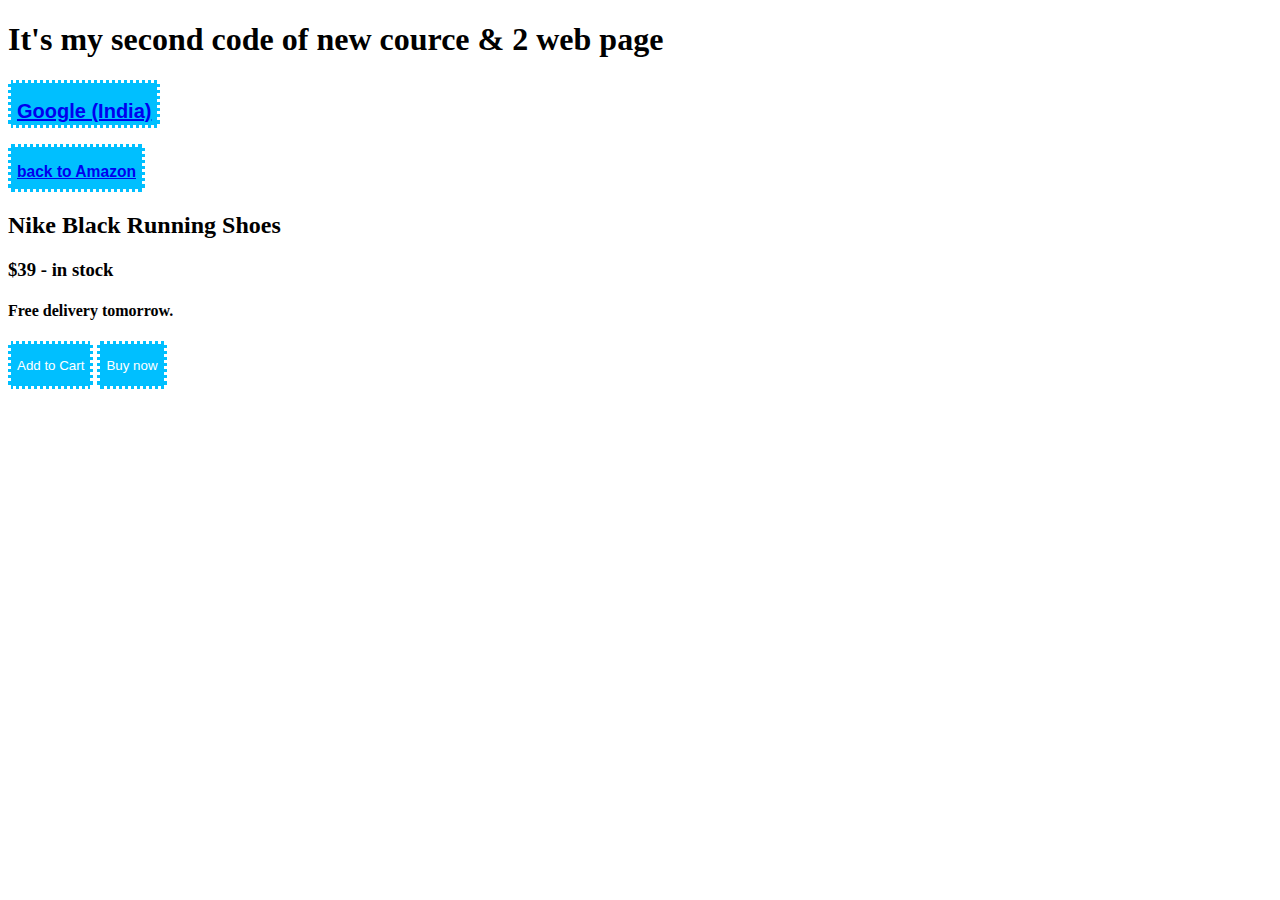
<file: web dev/HTML & CSS /Tutorial/index.html>
<!DOCTYPE html>
 <title>JATIN's 2 Web Page</title>

 <style>
  button
  {
 background-color: deepskyblue;
 color : white;
 height: 48px;
 border: white;
 border-style:dotted;
  }
  </style>
  
 <p>
  <h1>
  It's my second code of new cource & 2 web page
  </h1>
</p>

 <button> 
  <a 
  href = "https://www.google.co.in" target = "_blank">
  <h2>
    Google (India)
  </h2>
 </a>
 </button>

 <p>
<button>
  <a 
  href ="https://www.amazon.in/" target = "_blank"> <h3>back to Amazon</h3>
  </a>
</button>
</p>

<p>
  <h2>
    Nike Black Running Shoes
  </h2>
</p>
<p>
  <h3>
    $39 - in stock
  </h3>
</p>
<p>
  <h4>
    Free delivery tomorrow.
  </h4>
</p>
<button> Add to Cart</button> <button> Buy now</button>
</file>
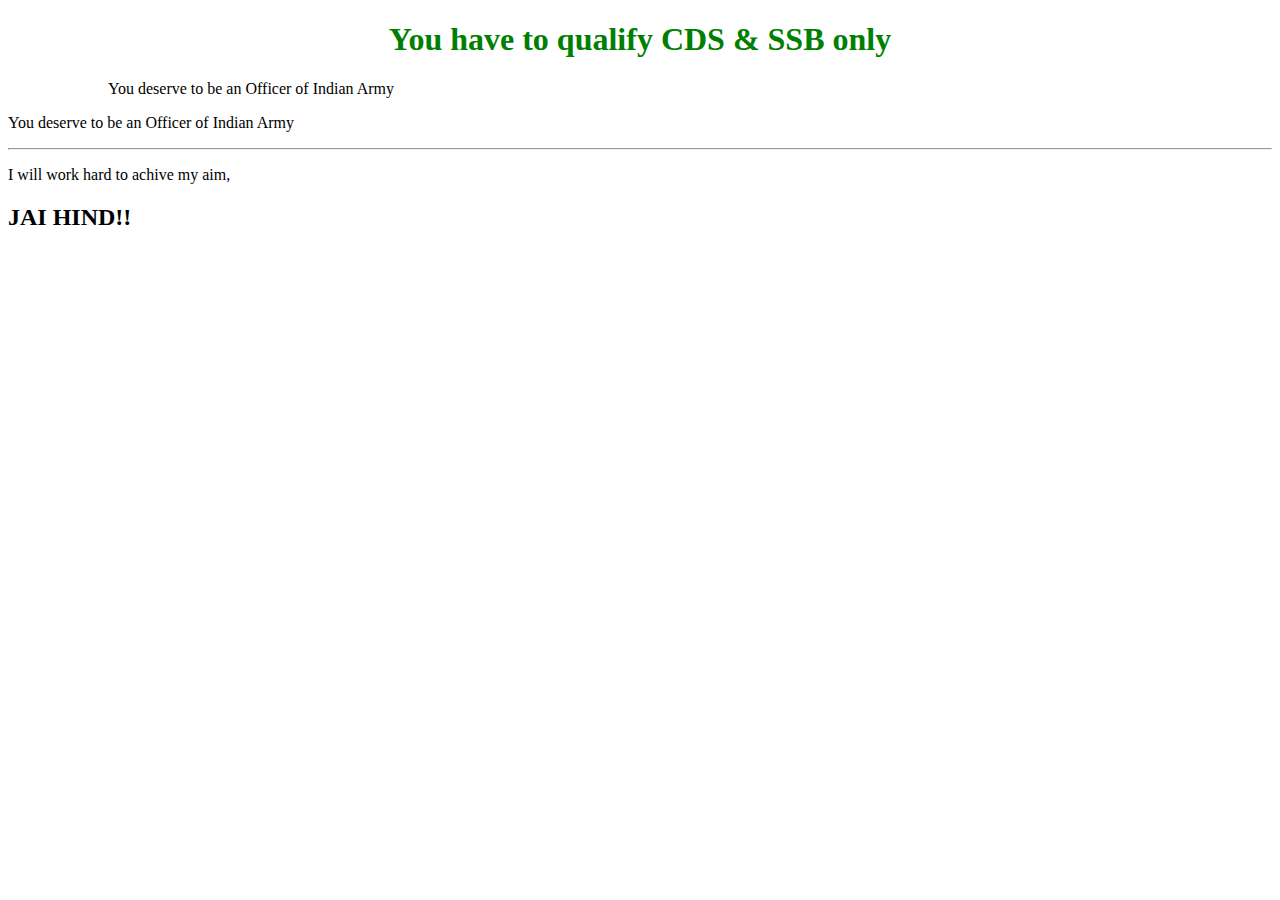
<file: web dev/HTML, CSS & JAVASCRIPT Courcera cource/colourful.html>
<!doctype html>
<html>
    <head>
        <title>You have to qualify CDS & SSB only (After)</title>
    </head>
    <body>
        <h1 style="color: green; front-size: 60px; text-align: center;"> You have to qualify CDS & SSB only</h1>
        <p style="margin: 0 100px 0 100px; front-size: 1.5em;"> You deserve to be an Officer of Indian Army</p>
        <p>You deserve to be an Officer of Indian Army</p>
        <footer>
            <hr>
            <p style="text-aling: centre;"
                onclick="To kar na!!;">
                I will work hard to achive my aim,<h2>JAI HIND!!</h2>
            </p>
        </footer>
    </body>
</html>
</file>
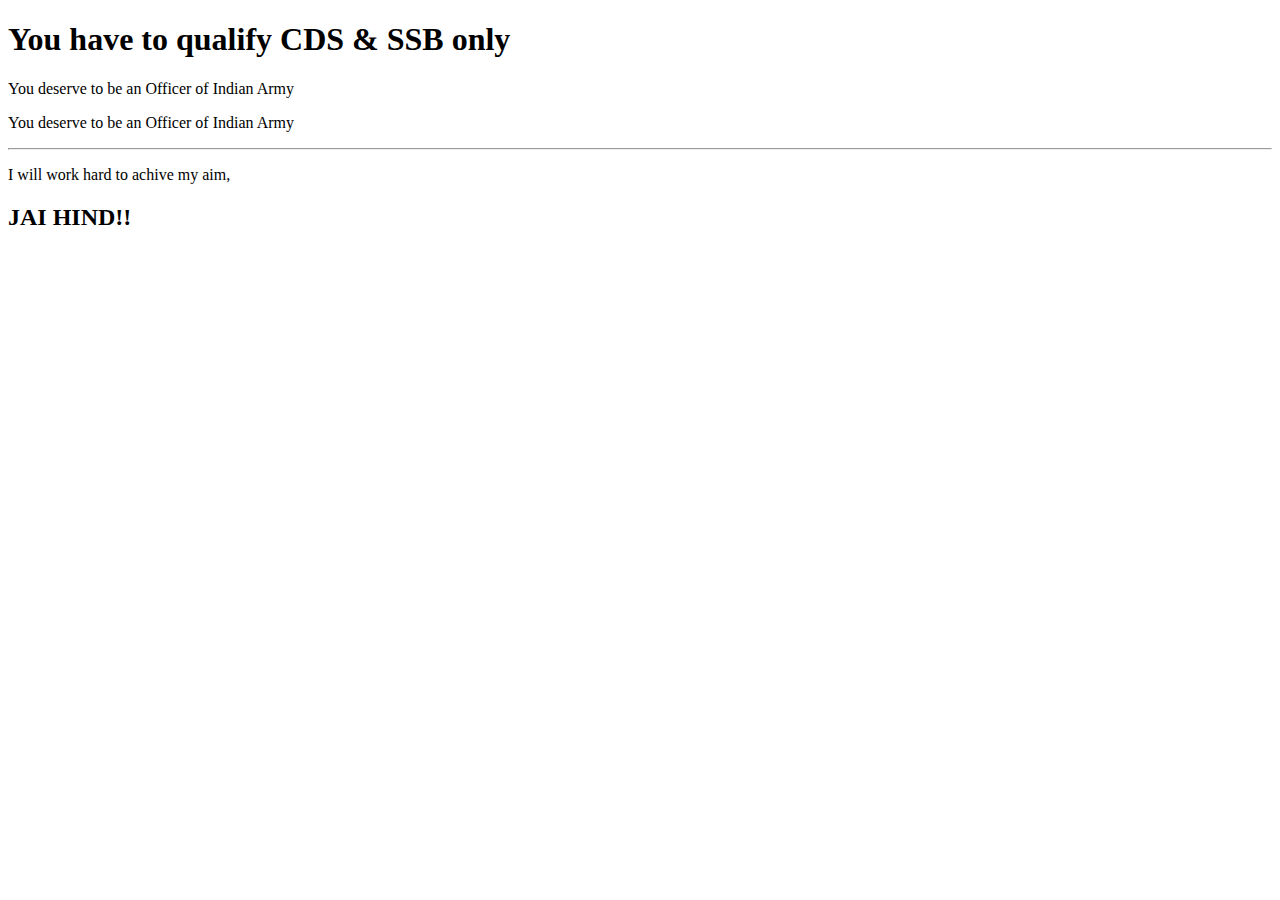
<file: web dev/HTML, CSS & JAVASCRIPT Courcera cource/simple.html>
<!doctype html>
<html>
    <head>
        <title>You have to qualify CDS & SSB only (Before)</title>
    </head>
    <body>
        <h1>You have to qualify CDS & SSB only</h1>
        <p>You deserve to be an Officer of Indian Army</p>
        <p>You deserve to be an Officer of Indian Army</p>
        <footer>
            <hr>
            <p>I will work hard to achive my aim,<h2>JAI HIND!!</h2> </p>
        </footer>
    </body>
</html>
</file>
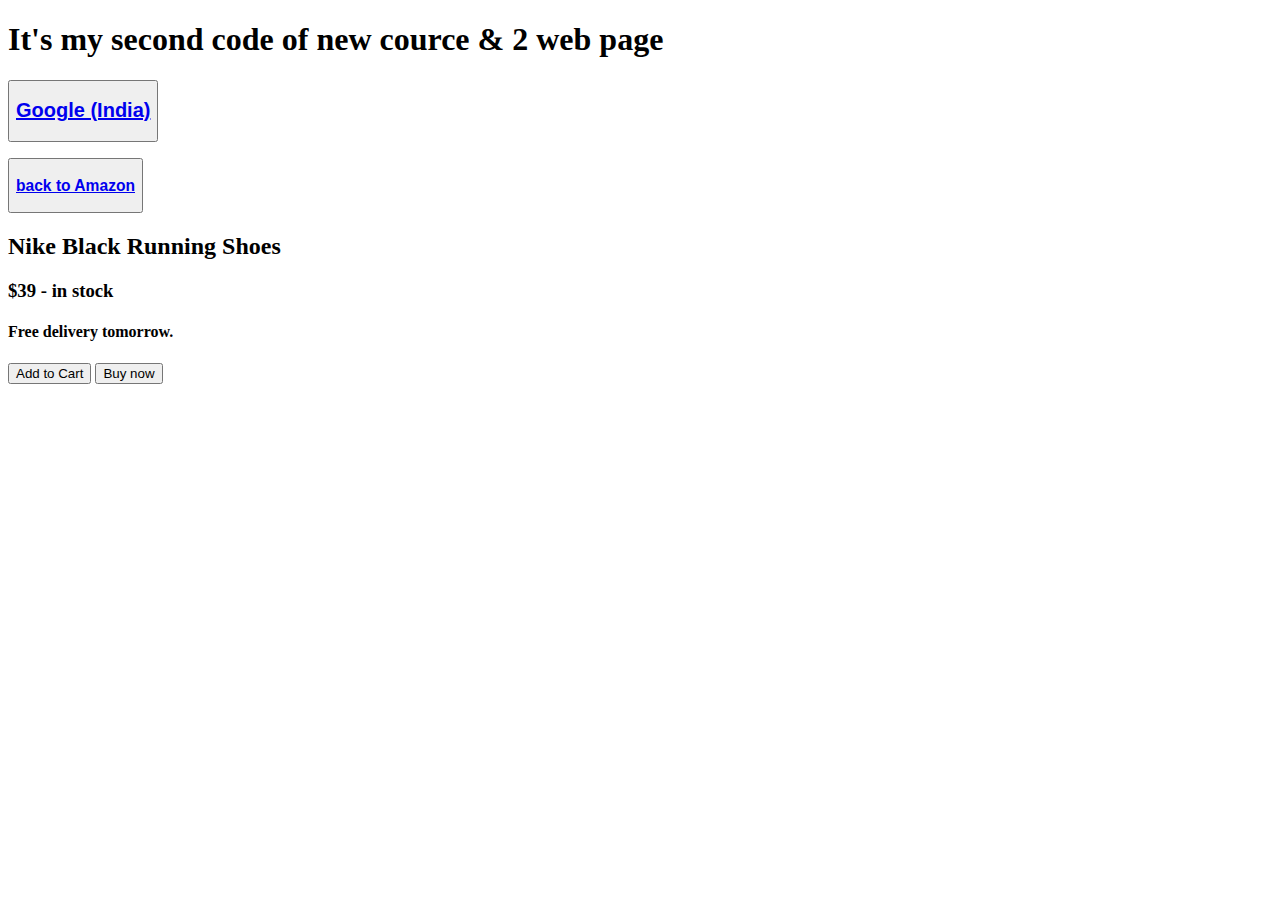
<file: web dev/HTML & CSS /Tutorial/1.html>
<!DOCTYPE html>
 <title>JATIN's 2 Web Page</title>
 
 <p>
  <h1>
  It's my second code of new cource & 2 web page
  </h1>
</p>

 <button> 
  <a 
  href = "https://www.google.co.in" target = "_blank">
  <h2>
    Google (India)
  </h2>
 </a>
 </button>

 <p>
<button>
  <a 
  href ="https://www.amazon.in/" target = "_blank"> <h3>back to Amazon</h3>
  </a>
</button>
</p>

<p>
  <h2>
    Nike Black Running Shoes
  </h2>
</p>
<p>
  <h3>
    $39 - in stock
  </h3>
</p>
<p>
  <h4>
    Free delivery tomorrow.
  </h4>
</p>
<button> Add to Cart</button> <button> Buy now</button>
</file>
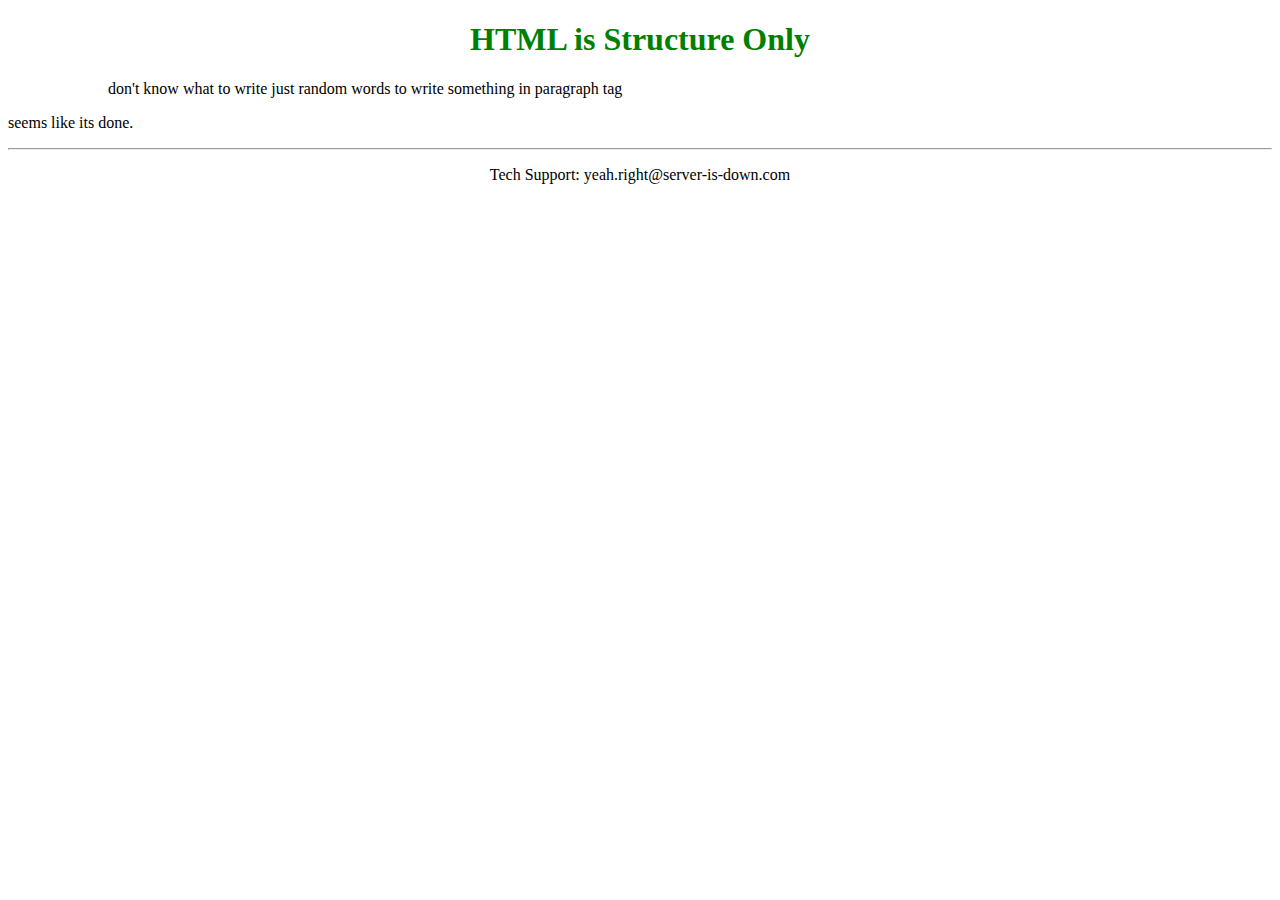
<file: web dev/HTML, CSS & JAVASCRIPT Courcera cource/examples/Lecture01/structure-only-after.html>
<!--Show the use of HTML, CSS & JavaScript in a single page
HTML: for bacic text
CSS: to style heading and alingment.
JavaScript: to show the pop messange on pressing tech support email.-->
<!doctype html><!-- -->
<html><!-- -->
  <head><!-- -->
    <title>HTML is Structure Only (Before)</title><!-- -->
  </head>
  <body><!-- -->
    <h1 style="color: green; front-size: 60px; text-align: center;"> HTML is Structure Only</h1><!-- -->
    <p style="margin: 0 100px 0 100px; front-size: 1.5em;">don't know what to write just random words to write something in paragraph tag</p>
    <p>seems like its done. </p><!-- -->
    <footer><!-- -->
      <hr><!-- -->
      <p style="text-align: center;"
      onclick="alert('Emailing us is useless lol!!');">Tech Support: yeah.right@server-is-down.com</p>
    </footer>
  </body>
</html>
</file>
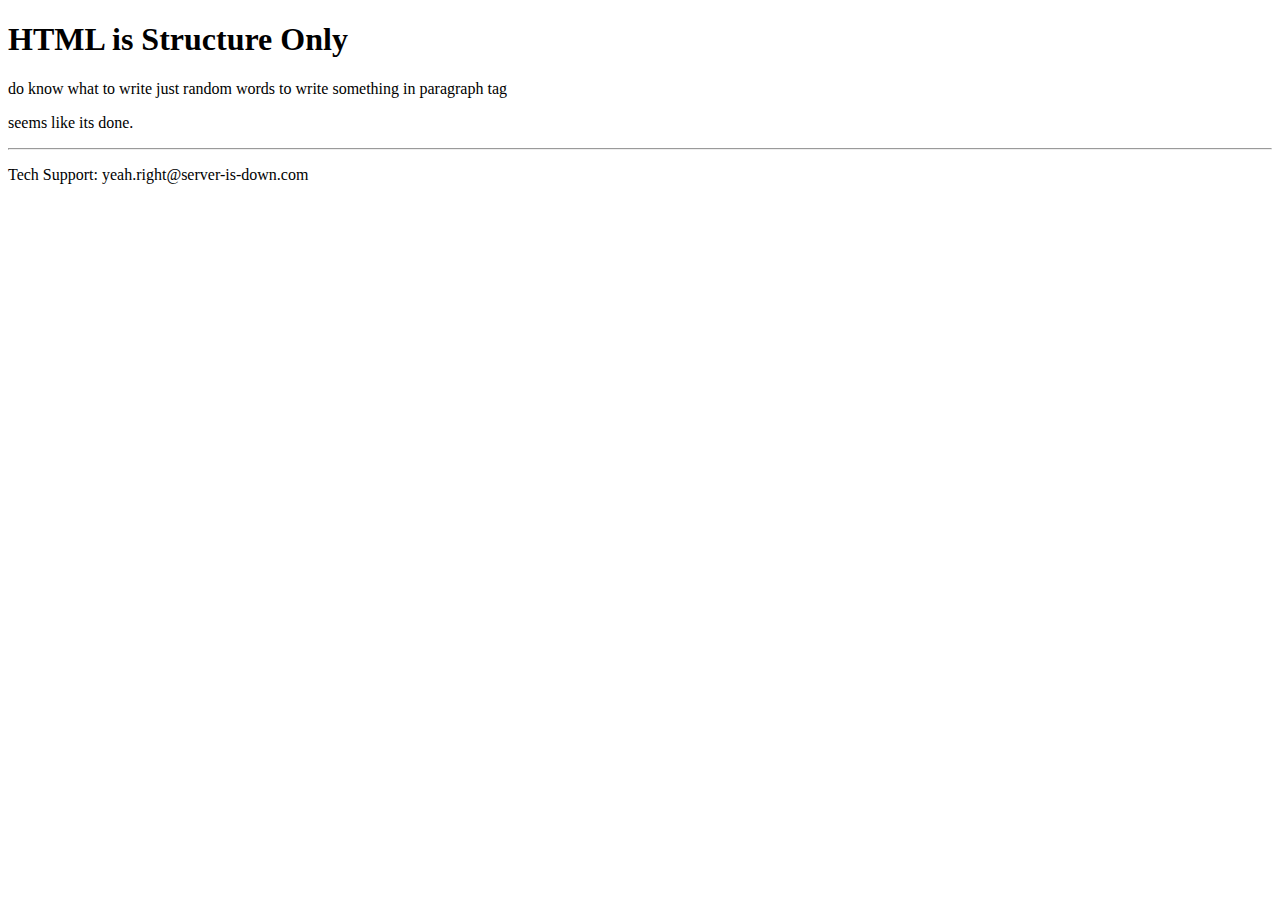
<file: web dev/HTML, CSS & JAVASCRIPT Courcera cource/examples/Lecture01/structure-only-before.html>
<!--just a simple html text without CSS & JavaScript-->
<!doctype html><!-- -->
<html><!-- -->
  <head><!-- -->
    <title>HTML is Structure Only (Before)</title><!-- -->
  </head>
  <body><!-- -->
    <h1>HTML is Structure Only</h1><!-- -->
    <p>do know what to write just random words to write something in paragraph tag</p>
    <p>seems like its done. </p><!-- -->
    <footer><!-- -->
      <hr><!-- -->
      <p>Tech Support: yeah.right@server-is-down.com</p>
    </footer>
  </body>
</html>
</file>
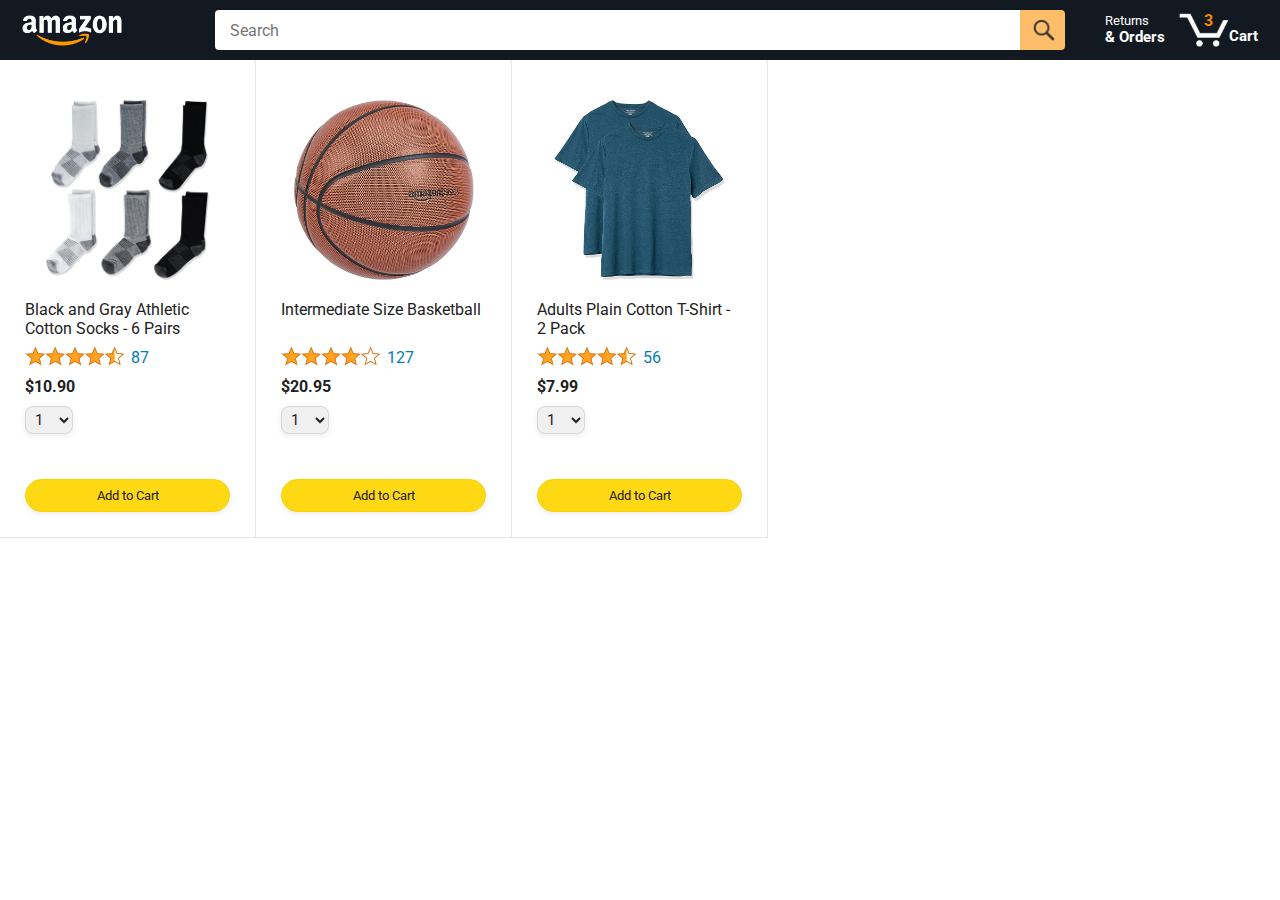
<file: web dev/JavaScript/javascript by simon.dev/javascript-amazon-project-main/amazon.html>
<!DOCTYPE html>
<html>
  <head>
    <title>Amazon Project</title>

    <!-- This code is needed for responsive design to work.
      (Responsive design = make the website look good on
      smaller screen sizes like a phone or a tablet). -->
    <meta name="viewport" content="width=device-width, initial-scale=1">

    <!-- Load a font called Roboto from Google Fonts. -->
    <link rel="preconnect" href="https://fonts.googleapis.com">
    <link rel="preconnect" href="https://fonts.gstatic.com" crossorigin>
    <link href="https://fonts.googleapis.com/css2?family=Roboto:wght@400;500;700&display=swap" rel="stylesheet">

    <!-- Here are the CSS files for this page. -->
    <link rel="stylesheet" href="styles/shared/general.css">
    <link rel="stylesheet" href="styles/shared/amazon-header.css">
    <link rel="stylesheet" href="styles/pages/amazon.css">
  </head>
  <body>
    <div class="amazon-header">
      <div class="amazon-header-left-section">
        <a href="amazon.html" class="header-link">
          <img class="amazon-logo"
            src="images/amazon-logo-white.png">
          <img class="amazon-mobile-logo"
            src="images/amazon-mobile-logo-white.png">
        </a>
      </div>

      <div class="amazon-header-middle-section">
        <input class="search-bar" type="text" placeholder="Search">

        <button class="search-button">
          <img class="search-icon" src="images/icons/search-icon.png">
        </button>
      </div>

      <div class="amazon-header-right-section">
        <a class="orders-link header-link" href="orders.html">
          <span class="returns-text">Returns</span>
          <span class="orders-text">& Orders</span>
        </a>

        <a class="cart-link header-link" href="checkout.html">
          <img class="cart-icon" src="images/icons/cart-icon.png">
          <div class="cart-quantity">3</div>
          <div class="cart-text">Cart</div>
        </a>
      </div>
    </div>
    
    <div class="main">
      <div class="products-grid">
        <div class="product-container">
          <div class="product-image-container">
            <img class="product-image"
              src="images/products/athletic-cotton-socks-6-pairs.jpg">
          </div>

          <div class="product-name limit-text-to-2-lines">
            Black and Gray Athletic Cotton Socks - 6 Pairs
          </div>

          <div class="product-rating-container">
            <img class="product-rating-stars"
              src="images/ratings/rating-45.png">
            <div class="product-rating-count link-primary">
              87
            </div>
          </div>

          <div class="product-price">
            $10.90
          </div>

          <div class="product-quantity-container">
            <select>
              <option selected value="1">1</option>
              <option value="2">2</option>
              <option value="3">3</option>
              <option value="4">4</option>
              <option value="5">5</option>
              <option value="6">6</option>
              <option value="7">7</option>
              <option value="8">8</option>
              <option value="9">9</option>
              <option value="10">10</option>
            </select>
          </div>

          <div class="product-spacer"></div>

          <div class="added-to-cart">
            <img src="images/icons/checkmark.png">
            Added
          </div>

          <button class="add-to-cart-button button-primary">
            Add to Cart
          </button>
        </div>

        <div class="product-container">
          <div class="product-image-container">
            <img class="product-image"
              src="images/products/intermediate-composite-basketball.jpg">
          </div>

          <div class="product-name limit-text-to-2-lines">
            Intermediate Size Basketball
          </div>

          <div class="product-rating-container">
            <img class="product-rating-stars"
              src="images/ratings/rating-40.png">
            <div class="product-rating-count link-primary">
              127
            </div>
          </div>

          <div class="product-price">
            $20.95
          </div>

          <div class="product-quantity-container">
            <select>
              <option selected value="1">1</option>
              <option value="2">2</option>
              <option value="3">3</option>
              <option value="4">4</option>
              <option value="5">5</option>
              <option value="6">6</option>
              <option value="7">7</option>
              <option value="8">8</option>
              <option value="9">9</option>
              <option value="10">10</option>
            </select>
          </div>

          <div class="product-spacer"></div>

          <div class="added-to-cart">
            <img src="images/icons/checkmark.png">
            Added
          </div>

          <button class="add-to-cart-button button-primary">
            Add to Cart
          </button>
        </div>

        <div class="product-container">
          <div class="product-image-container">
            <img class="product-image"
              src="images/products/adults-plain-cotton-tshirt-2-pack-teal.jpg">
          </div>

          <div class="product-name limit-text-to-2-lines">
            Adults Plain Cotton T-Shirt - 2 Pack
          </div>

          <div class="product-rating-container">
            <img class="product-rating-stars"
              src="images/ratings/rating-45.png">
            <div class="product-rating-count link-primary">
              56
            </div>
          </div>

          <div class="product-price">
            $7.99
          </div>

          <div class="product-quantity-container">
            <select>
              <option selected value="1">1</option>
              <option value="2">2</option>
              <option value="3">3</option>
              <option value="4">4</option>
              <option value="5">5</option>
              <option value="6">6</option>
              <option value="7">7</option>
              <option value="8">8</option>
              <option value="9">9</option>
              <option value="10">10</option>
            </select>
          </div>

          <div class="product-spacer"></div>

          <div class="added-to-cart">
            <img src="images/icons/checkmark.png">
            Added
          </div>

          <button class="add-to-cart-button button-primary">
            Add to Cart
          </button>
        </div>
      </div>
    </div>
  </body>
</html>
</file>
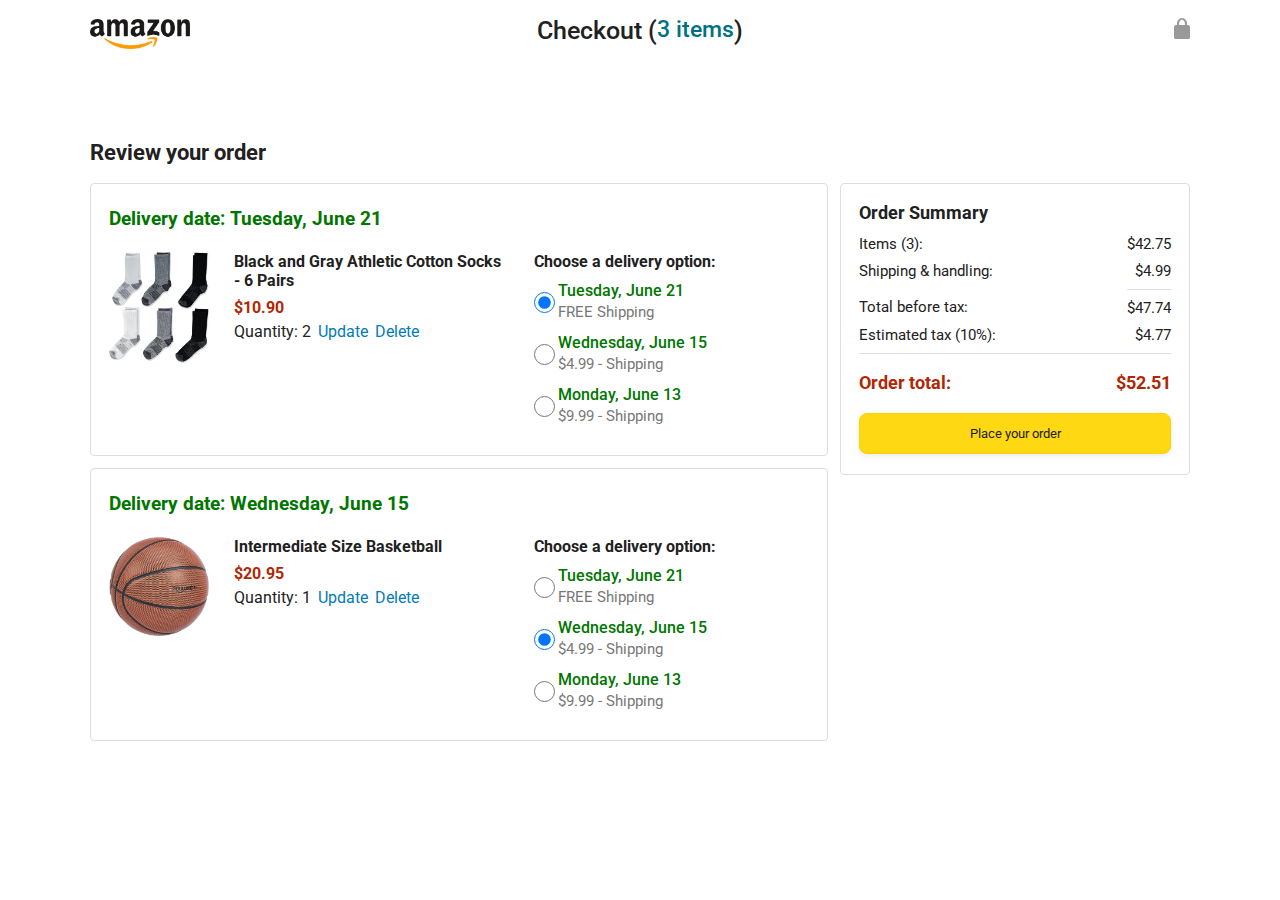
<file: web dev/JavaScript/javascript by simon.dev/javascript-amazon-project-main/checkout.html>
<!DOCTYPE html>
<html>
  <head>
    <title>Checkout</title>

    <!-- This code is needed for responsive design to work.
      (Responsive design = make the website look good on
      smaller screen sizes like a phone or a tablet). -->
    <meta name="viewport" content="width=device-width, initial-scale=1">

    <!-- Load a font called Roboto from Google Fonts. -->
    <link rel="preconnect" href="https://fonts.googleapis.com">
    <link rel="preconnect" href="https://fonts.gstatic.com" crossorigin>
    <link href="https://fonts.googleapis.com/css2?family=Roboto:wght@400;500;700&display=swap" rel="stylesheet">

    <!-- Here are the CSS files for this page. -->
    <link rel="stylesheet" href="styles/shared/general.css">
    <link rel="stylesheet" href="styles/pages/checkout/checkout-header.css">
    <link rel="stylesheet" href="styles/pages/checkout/checkout.css">
  </head>
  <body>
    <div class="checkout-header">
      <div class="header-content">
        <div class="checkout-header-left-section">
          <a href="amazon.html">
            <img class="amazon-logo" src="images/amazon-logo.png">
            <img class="amazon-mobile-logo" src="images/amazon-mobile-logo.png">
          </a>
        </div>

        <div class="checkout-header-middle-section">
          Checkout (<a class="return-to-home-link"
            href="amazon.html">3 items</a>)
        </div>

        <div class="checkout-header-right-section">
          <img src="images/icons/checkout-lock-icon.png">
        </div>
      </div>
    </div>

    <div class="main">
      <div class="page-title">Review your order</div>

      <div class="checkout-grid">
        <div class="order-summary">
          <div class="cart-item-container">
            <div class="delivery-date">
              Delivery date: Tuesday, June 21
            </div>

            <div class="cart-item-details-grid">
              <img class="product-image"
                src="images/products/athletic-cotton-socks-6-pairs.jpg">

              <div class="cart-item-details">
                <div class="product-name">
                  Black and Gray Athletic Cotton Socks - 6 Pairs
                </div>
                <div class="product-price">
                  $10.90
                </div>
                <div class="product-quantity">
                  <span>
                    Quantity: <span class="quantity-label">2</span>
                  </span>
                  <span class="update-quantity-link link-primary">
                    Update
                  </span>
                  <span class="delete-quantity-link link-primary">
                    Delete
                  </span>
                </div>
              </div>

              <div class="delivery-options">
                <div class="delivery-options-title">
                  Choose a delivery option:
                </div>
                <div class="delivery-option">
                  <input type="radio" checked
                    class="delivery-option-input"
                    name="delivery-option-1">
                  <div>
                    <div class="delivery-option-date">
                      Tuesday, June 21
                    </div>
                    <div class="delivery-option-price">
                      FREE Shipping
                    </div>
                  </div>
                </div>
                <div class="delivery-option">
                  <input type="radio"
                    class="delivery-option-input"
                    name="delivery-option-1">
                  <div>
                    <div class="delivery-option-date">
                      Wednesday, June 15
                    </div>
                    <div class="delivery-option-price">
                      $4.99 - Shipping
                    </div>
                  </div>
                </div>
                <div class="delivery-option">
                  <input type="radio"
                    class="delivery-option-input"
                    name="delivery-option-1">
                  <div>
                    <div class="delivery-option-date">
                      Monday, June 13
                    </div>
                    <div class="delivery-option-price">
                      $9.99 - Shipping
                    </div>
                  </div>
                </div>
              </div>
            </div>
          </div>

          <div class="cart-item-container">
            <div class="delivery-date">
              Delivery date: Wednesday, June 15
            </div>

            <div class="cart-item-details-grid">
              <img class="product-image"
                src="images/products/intermediate-composite-basketball.jpg">

              <div class="cart-item-details">
                <div class="product-name">
                  Intermediate Size Basketball
                </div>
                <div class="product-price">
                  $20.95
                </div>
                <div class="product-quantity">
                  <span>
                    Quantity: <span class="quantity-label">1</span>
                  </span>
                  <span class="update-quantity-link link-primary">
                    Update
                  </span>
                  <span class="delete-quantity-link link-primary">
                    Delete
                  </span>
                </div>
              </div>

              <div class="delivery-options">
                <div class="delivery-options-title">
                  Choose a delivery option:
                </div>

                <div class="delivery-option">
                  <input type="radio" class="delivery-option-input"
                    name="delivery-option-2">
                  <div>
                    <div class="delivery-option-date">
                      Tuesday, June 21
                    </div>
                    <div class="delivery-option-price">
                      FREE Shipping
                    </div>
                  </div>
                </div>
                <div class="delivery-option">
                  <input type="radio" checked class="delivery-option-input"
                    name="delivery-option-2">
                  <div>
                    <div class="delivery-option-date">
                      Wednesday, June 15
                    </div>
                    <div class="delivery-option-price">
                      $4.99 - Shipping
                    </div>
                  </div>
                </div>
                <div class="delivery-option">
                  <input type="radio" class="delivery-option-input"
                    name="delivery-option-2">
                  <div>
                    <div class="delivery-option-date">
                      Monday, June 13
                    </div>
                    <div class="delivery-option-price">
                      $9.99 - Shipping
                    </div>
                  </div>
                </div>
              </div>
            </div>
          </div>
        </div>

        <div class="payment-summary">
          <div class="payment-summary-title">
            Order Summary
          </div>

          <div class="payment-summary-row">
            <div>Items (3):</div>
            <div class="payment-summary-money">$42.75</div>
          </div>

          <div class="payment-summary-row">
            <div>Shipping &amp; handling:</div>
            <div class="payment-summary-money">$4.99</div>
          </div>

          <div class="payment-summary-row subtotal-row">
            <div>Total before tax:</div>
            <div class="payment-summary-money">$47.74</div>
          </div>

          <div class="payment-summary-row">
            <div>Estimated tax (10%):</div>
            <div class="payment-summary-money">$4.77</div>
          </div>

          <div class="payment-summary-row total-row">
            <div>Order total:</div>
            <div class="payment-summary-money">$52.51</div>
          </div>

          <button class="place-order-button button-primary">
            Place your order
          </button>
        </div>
      </div>
    </div>
  </body>
</html>
</file>
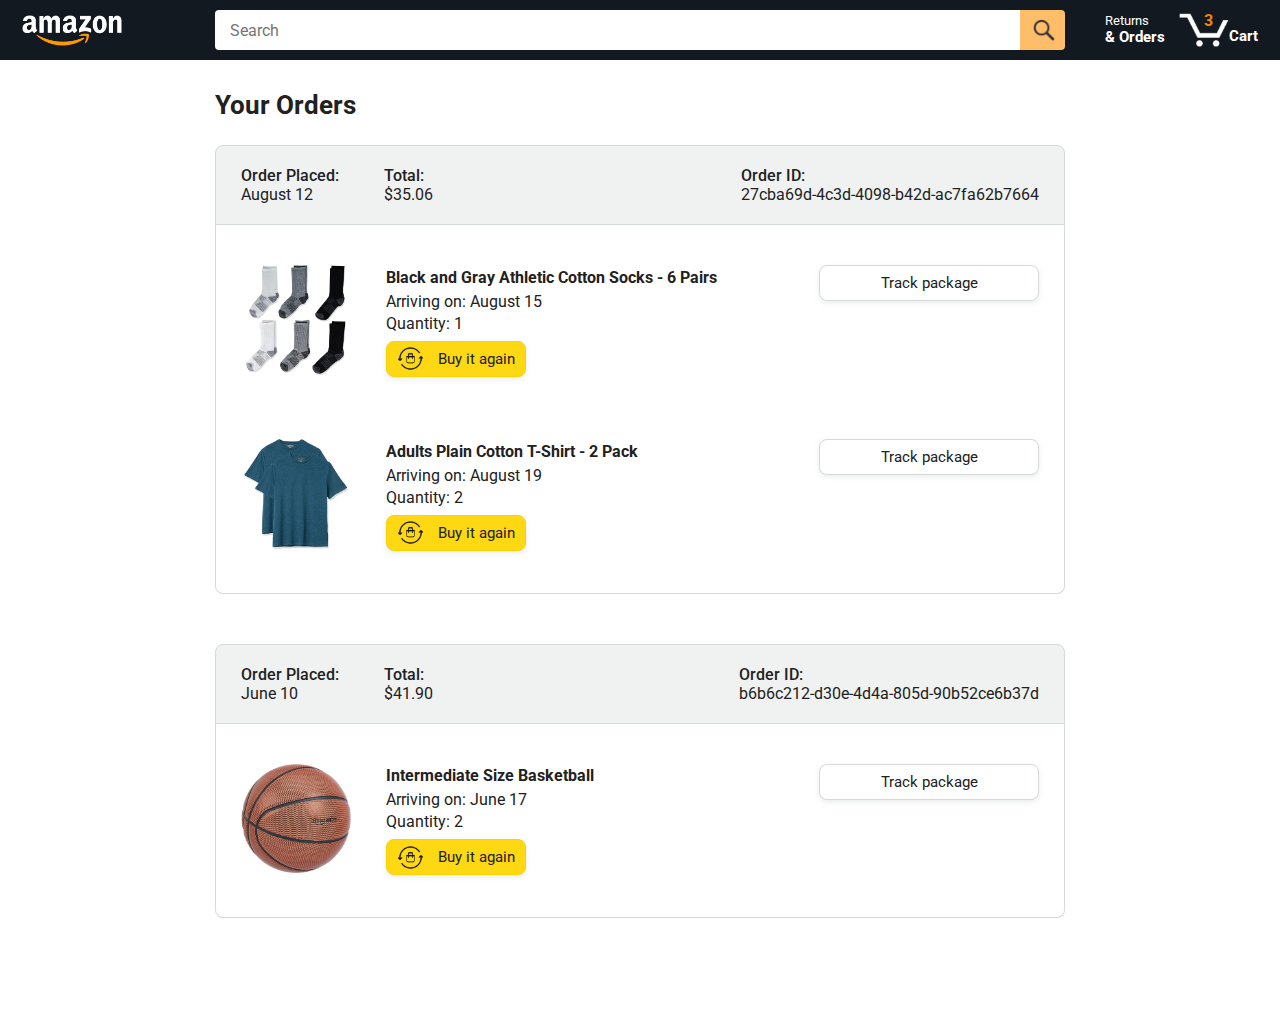
<file: web dev/JavaScript/javascript by simon.dev/javascript-amazon-project-main/orders.html>
<!DOCTYPE html>
<html>
  <head>
    <title>Orders</title>

    <!-- This code is needed for responsive design to work.
      (Responsive design = make the website look good on
      smaller screen sizes like a phone or a tablet). -->
    <meta name="viewport" content="width=device-width, initial-scale=1">

    <!-- Load a font called Roboto from Google Fonts. -->
    <link rel="preconnect" href="https://fonts.googleapis.com">
    <link rel="preconnect" href="https://fonts.gstatic.com" crossorigin>
    <link href="https://fonts.googleapis.com/css2?family=Roboto:wght@400;500;700&display=swap" rel="stylesheet">

    <!-- Here are the CSS files for this page. -->
    <link rel="stylesheet" href="styles/shared/general.css">
    <link rel="stylesheet" href="styles/shared/amazon-header.css">
    <link rel="stylesheet" href="styles/pages/orders.css">
  </head>
  <body>
    <div class="amazon-header">
      <div class="amazon-header-left-section">
        <a href="amazon.html" class="header-link">
          <img class="amazon-logo"
            src="images/amazon-logo-white.png">
          <img class="amazon-mobile-logo"
            src="images/amazon-mobile-logo-white.png">
        </a>
      </div>

      <div class="amazon-header-middle-section">
        <input class="search-bar" type="text" placeholder="Search">

        <button class="search-button">
          <img class="search-icon" src="images/icons/search-icon.png">
        </button>
      </div>

      <div class="amazon-header-right-section">
        <a class="orders-link header-link" href="orders.html">
          <span class="returns-text">Returns</span>
          <span class="orders-text">& Orders</span>
        </a>

        <a class="cart-link header-link" href="checkout.html">
          <img class="cart-icon" src="images/icons/cart-icon.png">
          <div class="cart-quantity">3</div>
          <div class="cart-text">Cart</div>
        </a>
      </div>
    </div>

    <div class="main">
      <div class="page-title">Your Orders</div>

      <div class="orders-grid">
        <div class="order-container">
          
          <div class="order-header">
            <div class="order-header-left-section">
              <div class="order-date">
                <div class="order-header-label">Order Placed:</div>
                <div>August 12</div>
              </div>
              <div class="order-total">
                <div class="order-header-label">Total:</div>
                <div>$35.06</div>
              </div>
            </div>

            <div class="order-header-right-section">
              <div class="order-header-label">Order ID:</div>
              <div>27cba69d-4c3d-4098-b42d-ac7fa62b7664</div>
            </div>
          </div>

          <div class="order-details-grid">
            <div class="product-image-container">
              <img src="images/products/athletic-cotton-socks-6-pairs.jpg">
            </div>

            <div class="product-details">
              <div class="product-name">
                Black and Gray Athletic Cotton Socks - 6 Pairs
              </div>
              <div class="product-delivery-date">
                Arriving on: August 15
              </div>
              <div class="product-quantity">
                Quantity: 1
              </div>
              <button class="buy-again-button button-primary">
                <img class="buy-again-icon" src="images/icons/buy-again.png">
                <span class="buy-again-message">Buy it again</span>
              </button>
            </div>

            <div class="product-actions">
              <a href="tracking.html">
                <button class="track-package-button button-secondary">
                  Track package
                </button>
              </a>
            </div>

            <div class="product-image-container">
              <img src="images/products/adults-plain-cotton-tshirt-2-pack-teal.jpg">
            </div>

            <div class="product-details">
              <div class="product-name">
                Adults Plain Cotton T-Shirt - 2 Pack
              </div>
              <div class="product-delivery-date">
                Arriving on: August 19
              </div>
              <div class="product-quantity">
                Quantity: 2
              </div>
              <button class="buy-again-button button-primary">
                <img class="buy-again-icon" src="images/icons/buy-again.png">
                <span class="buy-again-message">Buy it again</span>
              </button>
            </div>

            <div class="product-actions">
              <a href="tracking.html">
                <button class="track-package-button button-secondary">
                  Track package
                </button>
              </a>
            </div>
          </div>
        </div>

        <div class="order-container">

          <div class="order-header">
            <div class="order-header-left-section">
              <div class="order-date">
                <div class="order-header-label">Order Placed:</div>
                <div>June 10</div>
              </div>
              <div class="order-total">
                <div class="order-header-label">Total:</div>
                <div>$41.90</div>
              </div>
            </div>

            <div class="order-header-right-section">
              <div class="order-header-label">Order ID:</div>
              <div>b6b6c212-d30e-4d4a-805d-90b52ce6b37d</div>
            </div>
          </div>

          <div class="order-details-grid">
            <div class="product-image-container">
              <img src="images/products/intermediate-composite-basketball.jpg">
            </div>

            <div class="product-details">
              <div class="product-name">
                Intermediate Size Basketball
              </div>
              <div class="product-delivery-date">
                Arriving on: June 17
              </div>
              <div class="product-quantity">
                Quantity: 2
              </div>
              <button class="buy-again-button button-primary">
                <img class="buy-again-icon" src="images/icons/buy-again.png">
                <span class="buy-again-message">Buy it again</span>
              </button>
            </div>

            <div class="product-actions">
              <a href="tracking.html">
                <button class="track-package-button button-secondary">
                  Track package
                </button>
              </a>
            </div>
          </div>
        </div>
      </div>
    </div>
  </body>
</html>
</file>
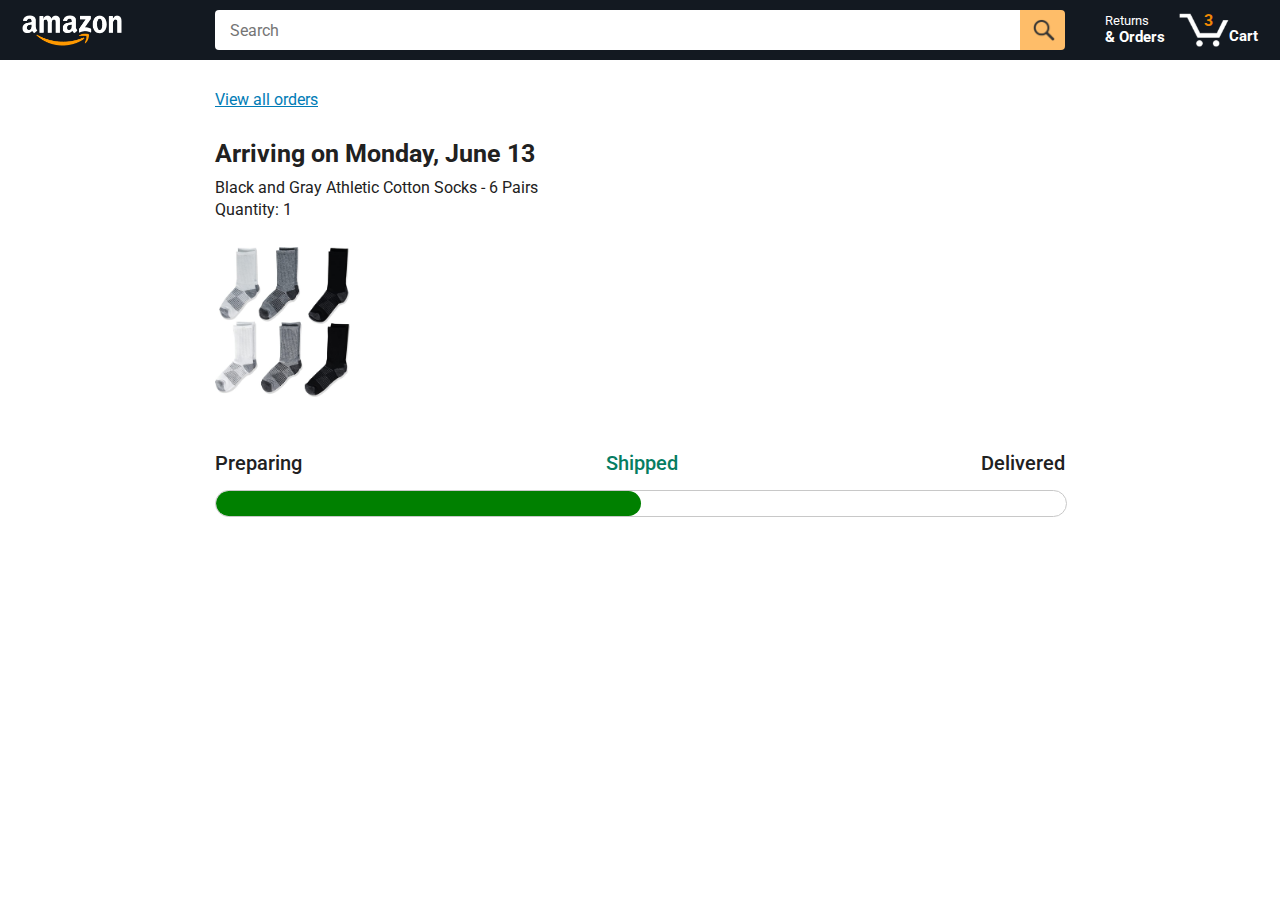
<file: web dev/JavaScript/javascript by simon.dev/javascript-amazon-project-main/tracking.html>
<!DOCTYPE html>
<html>
  <head>
    <title>Tracking</title>

    <!-- This code is needed for responsive design to work.
      (Responsive design = make the website look good on
      smaller screen sizes like a phone or a tablet). -->
    <meta name="viewport" content="width=device-width, initial-scale=1">

    <!-- Load a font called Roboto from Google Fonts. -->
    <link rel="preconnect" href="https://fonts.googleapis.com">
    <link rel="preconnect" href="https://fonts.gstatic.com" crossorigin>
    <link href="https://fonts.googleapis.com/css2?family=Roboto:wght@400;500;700&display=swap" rel="stylesheet">

    <!-- Here are the CSS files for this page. -->
    <link rel="stylesheet" href="styles/shared/general.css">
    <link rel="stylesheet" href="styles/shared/amazon-header.css">
    <link rel="stylesheet" href="styles/pages/tracking.css">
  </head>
  <body>
    <div class="amazon-header">
      <div class="amazon-header-left-section">
        <a href="amazon.html" class="header-link">
          <img class="amazon-logo"
            src="images/amazon-logo-white.png">
          <img class="amazon-mobile-logo"
            src="images/amazon-mobile-logo-white.png">
        </a>
      </div>

      <div class="amazon-header-middle-section">
        <input class="search-bar" type="text" placeholder="Search">

        <button class="search-button">
          <img class="search-icon" src="images/icons/search-icon.png">
        </button>
      </div>

      <div class="amazon-header-right-section">
        <a class="orders-link header-link" href="orders.html">
          <span class="returns-text">Returns</span>
          <span class="orders-text">& Orders</span>
        </a>

        <a class="cart-link header-link" href="checkout.html">
          <img class="cart-icon" src="images/icons/cart-icon.png">
          <div class="cart-quantity">3</div>
          <div class="cart-text">Cart</div>
        </a>
      </div>
    </div>

    <div class="main">
      <div class="order-tracking">
        <a class="back-to-orders-link link-primary" href="orders.html">
          View all orders
        </a>

        <div class="delivery-date">
          Arriving on Monday, June 13
        </div>

        <div class="product-info">
          Black and Gray Athletic Cotton Socks - 6 Pairs
        </div>

        <div class="product-info">
          Quantity: 1
        </div>

        <img class="product-image" src="images/products/athletic-cotton-socks-6-pairs.jpg">

        <div class="progress-labels-container">
          <div class="progress-label">
            Preparing
          </div>
          <div class="progress-label current-status">
            Shipped
          </div>
          <div class="progress-label">
            Delivered
          </div>
        </div>

        <div class="progress-bar-container">
          <div class="progress-bar"></div>
        </div>
      </div>
    </div>
  </body>
</html>
</file>
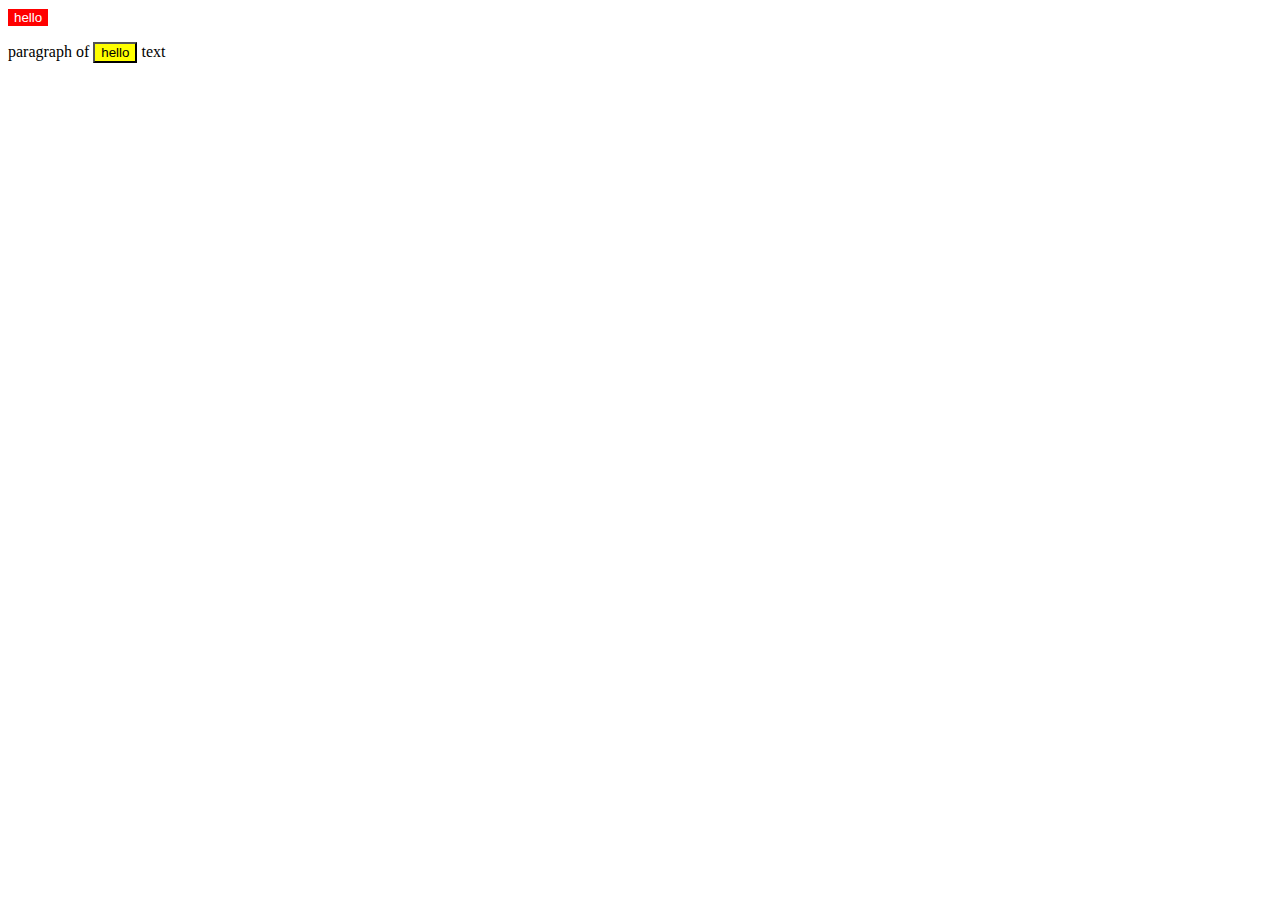
<file: web dev/JavaScript/javascript by simon.dev/javascript-course-main/2-copy-of-code/04-website.html>
<!DOCTYPE html>
<html>
  <head>
    <title>HTML CSS Review</title>
    <style>
      /*
        This is a comment.
      */
      .red-button {
        background-color: red;
        color: white;
        border: none;
      }

      .yellow-button {
        background-color: yellow;
      }
    </style>
  </head>
  <body>
    <!--
      This is a comment.
    -->
    <button title="Good job!" class="red-button" onclick="
      alert('Good job!');
    ">
      hello
    </button>

    <p>
      paragraph of <button class="yellow-button">hello</button> text
    </p>

    <script>
      // This is a comment.
      // This code creates a popup.
      // alert('hello');

      /*
        multi
        line
        comment
      */

      console.log(2 + 2);
      console.log('some' + 'text');
    </script>
  </body>
</html>
</file>
<file: web dev/JavaScript/javascript by simon.dev/javascript-amazon-project-main/styles/shared/general.css>
body {
  font-family: Roboto, Arial;
  color: rgb(33, 33, 33);
  /* The <body> element has a default margin of 8px
     on all sides. This removes the default margins. */
  margin: 0;
}

/* <p> elements have a default margin on the top
   and bottom. This removes the default margins. */
p {
  margin: 0;
}

button {
  cursor: pointer;
}

select {
  cursor: pointer;
}

input, select, button {
  font-family: Roboto, Arial;
}

.button-primary {
  color: rgb(33, 33, 33);
  background-color: rgb(255, 216, 20);
  border: 1px solid rgb(252, 210, 0);
  border-radius: 8px;
  cursor: pointer;
  box-shadow: 0 2px 5px rgba(213, 217, 217, 0.5);
}

.button-primary:hover {
  background-color: rgb(247, 202, 0);
  border: 1px solid rgb(242, 194, 0);
}

.button-primary:active {
  background: rgb(255, 216, 20);
  border-color: rgb(252, 210, 0);
  box-shadow: none;
}

.button-secondary {
  color: rgb(33, 33, 33);
  background: white;
  border: 1px solid rgb(213, 217, 217);
  border-radius: 8px;
  cursor: pointer;
  box-shadow: 0 2px 5px rgba(213, 217, 217, 0.5);
}

.button-secondary:hover {
  background-color: rgb(247, 250, 250);
}

.button-secondary:active {
  background-color: rgb(237, 253, 255);
  box-shadow: none;
}

/* These styles will limit text to 2 lines. Anything
   beyond 2 lines will be replaced with "..."
   You can find this code by using an A.I. tool or by
   searching in Google.
   https://css-tricks.com/almanac/properties/l/line-clamp/ */
.limit-text-to-2-lines {
  display: -webkit-box;
  -webkit-line-clamp: 2;
  -webkit-box-orient: vertical;
  overflow: hidden;
}

.link-primary {
  color: rgb(1, 124, 182);
  cursor: pointer;
}

.link-primary:hover {
  color: rgb(196, 80, 0);
}

/* Styles for dropdown selectors. */
select {
  color: rgb(33, 33, 33);
  background-color: rgb(240, 240, 240);
  border: 1px solid rgb(213, 217, 217);
  border-radius: 8px;
  padding: 3px 5px;
  font-size: 15px;
  cursor: pointer;
  box-shadow: 0 2px 5px rgba(213, 217, 217, 0.5);
}

select:focus,
input:focus {
  outline: 2px solid rgb(255, 153, 0);
}
</file>
<file: web dev/JavaScript/javascript by simon.dev/javascript-amazon-project-main/styles/shared/amazon-header.css>
.amazon-header {
  background-color: rgb(19, 25, 33);
  color: white;
  padding-left: 15px;
  padding-right: 15px;

  display: flex;
  align-items: center;
  justify-content: space-between;

  position: fixed;
  top: 0;
  left: 0;
  right: 0;
  height: 60px;
}

.amazon-header-left-section {
  width: 180px;
}

@media (max-width: 800px) {
  .amazon-header-left-section {
    width: unset;
  }
}

.header-link {
  display: inline-block;
  padding: 6px;
  border-radius: 2px;
  cursor: pointer;
  text-decoration: none;
  border: 1px solid rgba(0, 0, 0, 0);
}

.header-link:hover {
  border: 1px solid white;
}

.amazon-logo {
  width: 100px;
  margin-top: 5px;
}

.amazon-mobile-logo {
  display: none;
}

@media (max-width: 575px) {
  .amazon-logo {
    display: none;
  }

  .amazon-mobile-logo {
    display: block;
    height: 35px;
    margin-top: 5px;
  }
}

.amazon-header-middle-section {
  flex: 1;
  max-width: 850px;
  margin-left: 10px;
  margin-right: 10px;
  display: flex;
}

.search-bar {
  flex: 1;
  width: 0;
  font-size: 16px;
  height: 38px;
  padding-left: 15px;
  border: none;
  border-top-left-radius: 4px;
  border-bottom-left-radius: 4px;
  border-top-right-radius: 0;
  border-bottom-right-radius: 0;
}

.search-button {
  background-color: rgb(254, 189, 105);
  border: none;
  width: 45px;
  height: 40px;
  border-top-right-radius: 4px;
  border-bottom-right-radius: 4px;
  flex-shrink: 0;
}

.search-icon {
  height: 22px;
  margin-left: 2px;
  margin-top: 3px;
}

.amazon-header-right-section {
  width: 180px;
  flex-shrink: 0;
  display: flex;
  justify-content: end;
}

.orders-link {
  color: white;
}

.returns-text {
  display: block;
  font-size: 13px;
}

.orders-text {
  display: block;
  font-size: 15px;
  font-weight: 700;
}

.cart-link {
  color: white;
  display: flex;
  align-items: center;
  position: relative;
}

.cart-icon {
  width: 50px;
}

.cart-text {
  margin-top: 12px;
  font-size: 15px;
  font-weight: 700;
}

.cart-quantity {
  color: rgb(240, 136, 4);
  font-size: 16px;
  font-weight: 700;

  position: absolute;
  top: 4px;
  left: 22px;
  
  width: 26px;
  text-align: center;
}
</file>
<file: web dev/JavaScript/javascript by simon.dev/javascript-amazon-project-main/styles/pages/amazon.css>
.main {
  margin-top: 60px;
}

.products-grid {
  display: grid;

  /* - In CSS Grid, 1fr means a column will take up the
       remaining space in the grid.
     - If we write 1fr 1fr ... 1fr; 8 times, this will
       divide the grid into 8 columns, each taking up an
       equal amount of the space.
     - repeat(8, 1fr); is a shortcut for repeating "1fr"
       8 times (instead of typing out "1fr" 8 times).
       repeat(...) is a special property that works with
       display: grid; */
  grid-template-columns: repeat(8, 1fr);
}

/* @media is used to create responsive design (making the
   website look good on any screen size). This @media
   means when the screen width is 2000px or less, we
   will divide the grid into 7 columns instead of 8. */
@media (max-width: 2000px) {
  .products-grid {
    grid-template-columns: repeat(7, 1fr);
  }
}

/* This @media means when the screen width is 1600px or
   less, we will divide the grid into 6 columns. */
@media (max-width: 1600px) {
  .products-grid {
    grid-template-columns: repeat(6, 1fr);
  }
}

@media (max-width: 1300px) {
  .products-grid {
    grid-template-columns: repeat(5, 1fr);
  }
}

@media (max-width: 1000px) {
  .products-grid {
    grid-template-columns: repeat(4, 1fr);
  }
}

@media (max-width: 800px) {
  .products-grid {
    grid-template-columns: repeat(3, 1fr);
  }
}

@media (max-width: 575px) {
  .products-grid {
    grid-template-columns: repeat(2, 1fr);
  }
}

@media (max-width: 450px) {
  .products-grid {
    grid-template-columns: 1fr;
  }
}

.product-container {
  padding-top: 40px;
  padding-bottom: 25px;
  padding-left: 25px;
  padding-right: 25px;

  border-right: 1px solid rgb(231, 231, 231);
  border-bottom: 1px solid rgb(231, 231, 231);

  display: flex;
  flex-direction: column;
}

.product-image-container {
  display: flex;
  justify-content: center;
  align-items: center;

  height: 180px;
  margin-bottom: 20px;
}

.product-image {
  /* Images will overflow their container by default. To
    prevent this, we set max-width and max-height to 100%
    so they stay inside their container. */
  max-width: 100%;
  max-height: 100%;
}

.product-name {
  height: 40px;
  margin-bottom: 5px;
}

.product-rating-container {
  display: flex;
  align-items: center;
  margin-bottom: 10px;
}

.product-rating-stars {
  width: 100px;
  margin-right: 6px;
}

.product-rating-count {
  color: rgb(1, 124, 182);
  cursor: pointer;
  margin-top: 3px;
}

.product-price {
  font-weight: 700;
  margin-bottom: 10px;
}

.product-quantity-container {
  margin-bottom: 17px;
}

.product-spacer {
  flex: 1;
}

.added-to-cart {
  color: rgb(6, 125, 98);
  font-size: 16px;

  display: flex;
  align-items: center;
  margin-bottom: 8px;

  /* At first, the "Added to cart" message will
     be invisible. Use JavaScript to change the
     opacity and make it visible. */
  opacity: 0;
}

.added-to-cart img {
  height: 20px;
  margin-right: 5px;
}

.add-to-cart-button {
  width: 100%;
  padding: 8px;
  border-radius: 50px;
}
</file>
<file: web dev/JavaScript/javascript by simon.dev/javascript-amazon-project-main/styles/pages/checkout/checkout-header.css>
.checkout-header {
  height: 60px;
  padding-left: 30px;
  padding-right: 30px;
  background-color: white;

  display: flex;
  justify-content: center;

  position: fixed;
  top: 0;
  left: 0;
  right: 0;
  z-index: 1000;
}

.header-content {
  width: 100%;
  max-width: 1100px;

  display: flex;
  align-items: center;
}

.checkout-header-left-section {
  width: 150px;
}

.amazon-logo {
  width: 100px;
  margin-top: 12px;
}

.amazon-mobile-logo {
  display: none;
}

/* @media is used to create responsive design (making the
   website look good on any screen size). This @media
   means when the screen width is 575px or less, different
   styles (inside the {...}) will be applied. */
@media (max-width: 575px) {
  .checkout-header-left-section {
    width: auto;
  }

  .amazon-logo {
    display: none;
  }

  .amazon-mobile-logo {
    display: inline-block;
    height: 35px;
    margin-top: 5px;
  }
}

.checkout-header-middle-section {
  flex: 1;
  flex-shrink: 0;
  text-align: center;

  font-size: 25px;
  font-weight: 500;

  display: flex;
  justify-content: center;
}

.return-to-home-link {
  color: rgb(0, 113, 133);
  font-size: 23px;
  text-decoration: none;
  cursor: pointer;
}

@media (max-width: 1000px) {
  .checkout-header-middle-section {
    font-size: 20px;
    margin-right: 60px;
  }

  .return-to-home-link {
    font-size: 18px;
  }
}

@media (max-width: 575px) {
  .checkout-header-middle-section {
    margin-right: 5px;
  }
}

.checkout-header-right-section {
  text-align: right;
  width: 150px;
}

@media (max-width: 1000px) {
  .checkout-header-right-section {
    width: auto;
  }
}
</file>
<file: web dev/JavaScript/javascript by simon.dev/javascript-amazon-project-main/styles/pages/checkout/checkout.css>
.main {
  max-width: 1100px;
  padding-left: 30px;
  padding-right: 30px;

  margin-top: 140px;
  margin-bottom: 100px;

  /* margin-left: auto;
     margin-right auto;
     Is a trick for centering an element horizontally
     without needing a container. */
  margin-left: auto;
  margin-right: auto;
}

.page-title {
  font-weight: 700;
  font-size: 22px;
  margin-bottom: 18px;
}

.checkout-grid {
  display: grid;
  /* Here, 1fr means the first column will take
     up the remaining space in the grid. */
  grid-template-columns: 1fr 350px;
  column-gap: 12px;

  /* Use align-items: start; to prevent the elements
     in the grid from stretching vertically. */
  align-items: start;
}

@media (max-width: 1000px) {
  .main {
    max-width: 500px;
  }

  .checkout-grid {
    grid-template-columns: 1fr;
  }
}

.cart-item-container,
.payment-summary {
  border: 1px solid rgb(222, 222, 222);
  border-radius: 4px;
  padding: 18px;
}

.cart-item-container {
  margin-bottom: 12px;
}

.payment-summary {
  padding-bottom: 5px;
}

@media (max-width: 1000px) {
  .payment-summary {
    /* grid-row: 1 means this element will be placed into row
      1 in the grid. (Normally, the row that an element is
      placed in is determined by the order of the elements in
      the HTML. grid-row overrides this default ordering). */
    grid-row: 1;
    margin-bottom: 12px;
  }
}

.delivery-date {
  color: rgb(0, 118, 0);
  font-weight: 700;
  font-size: 19px;
  margin-top: 5px;
  margin-bottom: 22px;
}

.cart-item-details-grid {
  display: grid;
  /* 100px 1fr 1fr; means the 2nd and 3rd column will
     take up half the remaining space in the grid
     (they will divide up the remaining space evenly). */
  grid-template-columns: 100px 1fr 1fr;
  column-gap: 25px;
}

@media (max-width: 1000px) {
  .cart-item-details-grid {
    grid-template-columns: 100px 1fr;
    row-gap: 30px;
  }
}

.product-image {
  max-width: 100%;
  max-height: 120px;

  /* margin-left: auto;
     margin-right auto;
     Is a trick for centering an element horizontally
     without needing a container. */
  margin-left: auto;
  margin-right: auto;
}

.product-name {
  font-weight: 700;
  margin-bottom: 8px;
}

.product-price {
  color: rgb(177, 39, 4);
  font-weight: 700;
  margin-bottom: 5px;
}

.product-quantity .link-primary {
  margin-left: 3px;
}

@media (max-width: 1000px) {
  .delivery-options {
    /* grid-column: 1 means this element will be placed
       in column 1 in the grid. (Normally, the column that
       an element is placed in is determined by the order
       of the elements in the HTML. grid-column overrides
       this default ordering).
       
       / span 2 means this element will take up 2 columns
       in the grid (Normally, each element takes up 1
       column in the grid). */
    grid-column: 1 / span 2;
  }
}

.delivery-options-title {
  font-weight: 700;
  margin-bottom: 10px;
}

.delivery-option {
  display: grid;
  grid-template-columns: 24px 1fr;
  margin-bottom: 12px;
  cursor: pointer;
}

.delivery-option-input {
  margin-left: 0px;
  cursor: pointer;
}

.delivery-option-date {
  color: rgb(0, 118, 0);
  font-weight: 500;
  margin-bottom: 3px;
}

.delivery-option-price {
  color: rgb(120, 120, 120);
  font-size: 15px;
}

.payment-summary-title {
  font-weight: 700;
  font-size: 18px;
  margin-bottom: 12px;
}

.payment-summary-row {
  display: grid;
  /* 1fr auto; means the width of the 2nd column will be
     determined by the elements inside the column (auto).
     The 1st column will take up the remaining space. */
  grid-template-columns: 1fr auto;

  font-size: 15px;
  margin-bottom: 9px;
}

.payment-summary-money {
  text-align: right;
}

.subtotal-row .payment-summary-money {
  border-top: 1px solid rgb(222, 222, 222);
}

.subtotal-row div {
  padding-top: 9px;
}

.total-row {
  color: rgb(177, 39, 4);
  font-weight: 700;
  font-size: 18px;

  border-top: 1px solid rgb(222, 222, 222);
  padding-top: 18px;
}

.place-order-button {
  width: 100%;
  padding-top: 12px;
  padding-bottom: 12px;
  border-radius: 8px;

  margin-top: 11px;
  margin-bottom: 15px;
}
</file>
<file: web dev/JavaScript/javascript by simon.dev/javascript-amazon-project-main/styles/pages/orders.css>
.main {
  max-width: 850px;
  margin-top: 90px;
  margin-bottom: 100px;
  padding-left: 20px;
  padding-right: 20px;

  /* margin-left: auto;
     margin-right auto;
     Is a trick for centering an element horizontally
     without needing a container. */
  margin-left: auto;
  margin-right: auto;
}

.page-title {
  font-weight: 700;
  font-size: 26px;
  margin-bottom: 25px;
}

.orders-grid {
  display: grid;
  grid-template-columns: 1fr;
  row-gap: 50px;
}

.order-header {
  background-color: rgb(240, 242, 242);
  border: 1px solid rgb(213, 217, 217);

  display: flex;
  align-items: center;
  justify-content: space-between;

  padding: 20px 25px;
  border-top-left-radius: 8px;
  border-top-right-radius: 8px;
}

.order-header-left-section {
  display: flex;
  flex-shrink: 0;
}

.order-header-label {
  font-weight: 500;
}

.order-date,
.order-total {
  margin-right: 45px;
}

.order-header-right-section {
  flex-shrink: 1;
}

@media (max-width: 575px) {
  .order-header {
    flex-direction: column;
    align-items: start;
    line-height: 23px;
    padding: 15px;
  }

  .order-header-left-section {
    flex-direction: column;
  }

  .order-header-label {
    margin-right: 5px;
  }

  .order-date,
  .order-total {
    display: grid;
    grid-template-columns: auto 1fr;
    margin-right: 0;
  }

  .order-header-right-section {
    display: grid;
    grid-template-columns: auto 1fr;
  }
}

.order-details-grid {
  padding: 40px 25px;
  border: 1px solid rgb(213, 217, 217);
  border-top: none;
  border-bottom-left-radius: 8px;
  border-bottom-right-radius: 8px;

  display: grid;
  grid-template-columns: 110px 1fr 220px;
  column-gap: 35px;
  row-gap: 60px;
  align-items: center;
}

@media (max-width: 800px) {
  .order-details-grid {
    grid-template-columns: 110px 1fr;
    row-gap: 0;
    padding-bottom: 8px;
  }
}

@media (max-width: 450px) {
  .order-details-grid {
    grid-template-columns: 1fr;
  }
}

.product-image-container {
  text-align: center;
}

.product-image-container img {
  max-width: 110px;
  max-height: 110px;
}

.product-name {
  font-weight: 700;
  margin-bottom: 5px;
}

.product-delivery-date {
  margin-bottom: 3px;
}

.product-quantity {
  margin-bottom: 8px;
}

.buy-again-button {
  font-size: 15px;
  width: 140px;
  height: 36px;
  border-radius: 8px;

  display: flex;
  align-items: center;
  justify-content: center;
}

.buy-again-icon {
  width: 25px;
  margin-right: 15px;
}

.product-actions {
  align-self: start;
}

.track-package-button {
  width: 100%;
  font-size: 15px;
  padding: 8px;
}

@media (max-width: 800px) {
  .buy-again-button {
    margin-bottom: 10px;
  }

  .product-actions {
    /* grid-column: 2 means this element will be placed
       in column 2 in the grid. (Normally, the column that
       an element is placed in is determined by the order
       of the elements in the HTML. grid-column overrides
       this default ordering). */
    grid-column: 2;
    margin-bottom: 30px;
  }

  .track-package-button {
    width: 140px;
  }
}

@media (max-width: 450px) {
  .product-image-container {
    text-align: center;
    margin-bottom: 25px;
  }

  .product-image-container img {
    max-width: 150px;
    max-height: 150px;
  }

  .product-name {
    margin-bottom: 10px;
  }

  .product-quantity {
    margin-bottom: 15px;
  }

  .buy-again-button {
    width: 100%;
    margin-bottom: 15px;
  }

  .product-actions {
    /* grid-column: auto; undos grid-column: 2; from above.
       This element will now be placed in its normal column
       in the grid. */
    grid-column: auto;
    margin-bottom: 70px;
  }

  .track-package-button {
    width: 100%;
    padding: 12px;
  }
}
</file>
<file: web dev/JavaScript/javascript by simon.dev/javascript-amazon-project-main/styles/pages/tracking.css>
.main {
  max-width: 850px;
  margin-top: 90px;
  margin-bottom: 100px;
  padding-left: 30px;
  padding-right: 30px;

  /* margin-left: auto;
     margin-right auto;
     Is a trick for centering an element horizontally
     without needing a container. */
  margin-left: auto;
  margin-right: auto;
}

.back-to-orders-link {
  display: inline-block;
  margin-bottom: 30px;
}

.delivery-date {
  font-size: 25px;
  font-weight: 700;
  margin-bottom: 10px;
}

.product-info {
  margin-bottom: 3px;
}

.product-image {
  max-width: 150px;
  max-height: 150px;
  margin-top: 25px;
  margin-bottom: 50px;
}

.progress-labels-container {
  display: flex;
  justify-content: space-between;
  font-size: 20px;
  font-weight: 500;
  margin-bottom: 15px;
}

.current-status {
  color: rgb(6, 125, 98);
}

@media (max-width: 575px) {
  .progress-labels-container {
    font-size: 16px;
  }
}

@media (max-width: 450px) {
  .progress-labels-container {
    flex-direction: column;
    margin-bottom: 5px;
  }

  .progress-label {
    margin-bottom: 3px;
  }
}

.progress-bar-container {
  height: 25px;
  width: 100%;

  border: 1px solid rgb(200, 200, 200);
  border-radius: 50px;
  overflow: hidden;
}

.progress-bar {
  height: 100%;
  background-color: green;
  border-radius: 50px;
  width: 50%;
}
</file>
